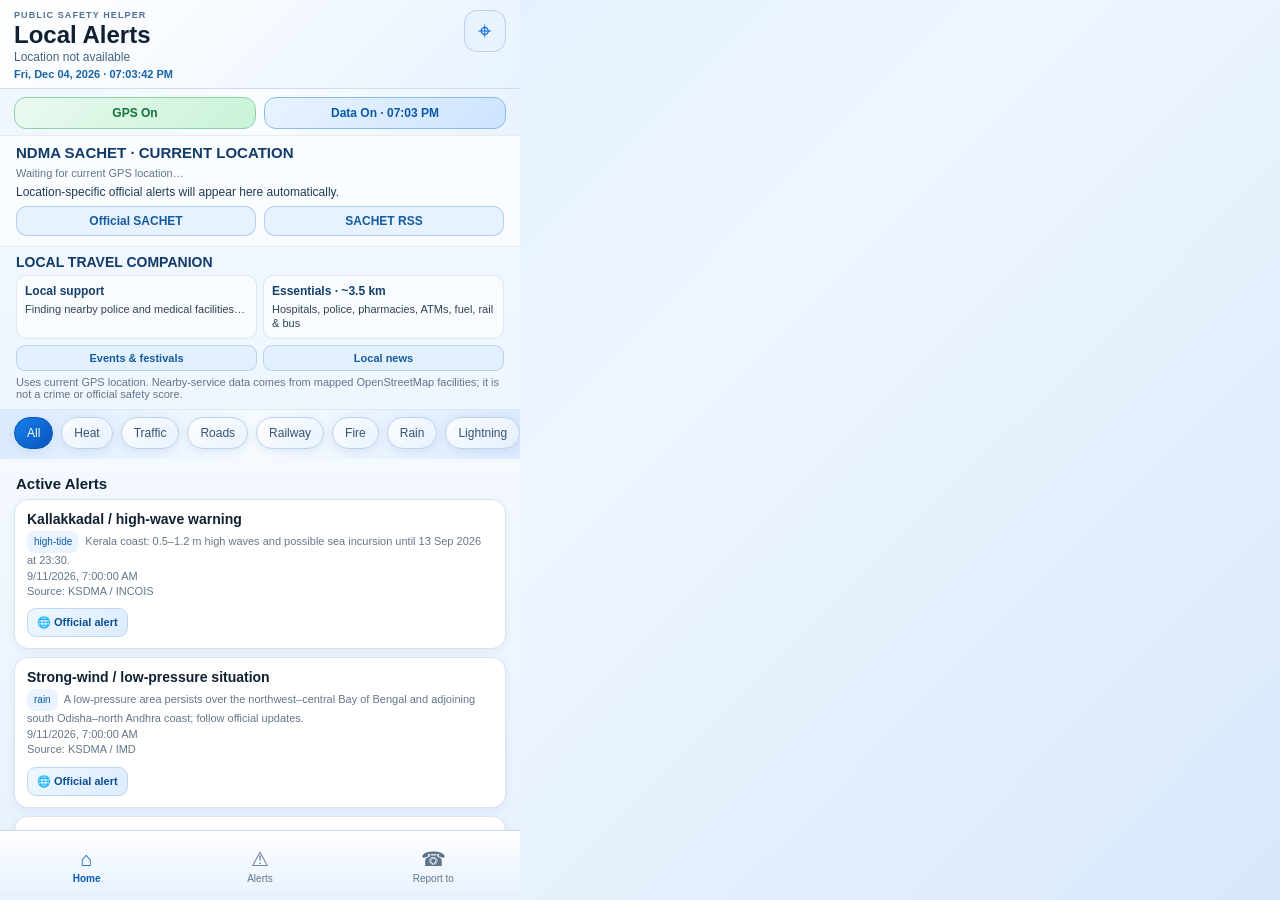
<file: index.html>
<!doctype html>
<html lang="en">
<head>
<meta charset="utf-8">
<meta name="viewport" content="width=device-width,initial-scale=1,viewport-fit=cover">
<meta name="theme-color" content="#0b63ce">
<meta name="description" content="Independent public-help resource for local alerts and reporting contacts.">
<meta property="og:title" content="Local Alerts">
<meta property="og:description" content="Independent public-help resource for local alerts and reporting contacts.">
<meta property="og:image" content="share.png">
<link rel="manifest" href="manifest.json"><link rel="icon" href="icon-192.png"><link rel="apple-touch-icon" href="icon-192.png"><link rel="stylesheet" href="style.css"><title>Local Alerts</title>
<style>
.sachet-top{padding:8px 16px 10px;background:rgba(255,255,255,.42);border-top:1px solid rgba(120,160,205,.18);border-bottom:1px solid rgba(120,160,205,.18)}
.sachet-top-head{font-weight:800;color:#123b69;font-size:15px;margin-bottom:6px}.sachet-top-actions{display:flex;gap:8px;overflow:hidden;margin-top:7px}.sachet-top-actions a{flex:1;min-width:0;text-align:center;text-decoration:none;padding:7px 6px;border-radius:11px;background:rgba(225,239,255,.78);border:1px solid rgba(80,145,210,.35);color:#145b9e;font-weight:700;font-size:12px;white-space:nowrap}.sachet-top-status{font-size:11px;color:#64748b;margin-top:5px}.sachet-top-alerts{font-size:12px;color:#243b53;max-height:88px;overflow:auto;margin-top:6px}.sachet-top-alerts ul{margin:4px 0 0;padding-left:18px}.sachet-top-alerts li{margin:4px 0}.sachet-top-alerts a{color:#145b9e;font-weight:700}
.travel-top{padding:7px 16px 9px;background:rgba(236,245,255,.52);border-bottom:1px solid rgba(120,160,205,.18)}.travel-top-head{font-weight:800;color:#123b69;font-size:14px;margin-bottom:5px}.travel-top-grid{display:grid;grid-template-columns:1fr 1fr;gap:6px}.travel-top-item{min-width:0;padding:7px 8px;border-radius:10px;background:rgba(255,255,255,.58);border:1px solid rgba(120,160,205,.22);font-size:11px;line-height:1.35;color:#334155}.travel-top-item strong{display:block;color:#163f6b;font-size:12px;margin-bottom:2px}.travel-top-links{display:flex;gap:6px;margin-top:6px}.travel-top-links a{flex:1;text-align:center;text-decoration:none;padding:6px;border-radius:9px;background:rgba(225,239,255,.82);border:1px solid rgba(80,145,210,.3);color:#145b9e;font-weight:700;font-size:11px}
</style></head><body><main class="app">
<header id="homeHeader" class="topbar"><div class="title-wrap"><div class="eyebrow">PUBLIC SAFETY HELPER</div><h1>Local Alerts</h1><p id="location">Location not available</p><p id="datetime" class="datetime">--</p></div><button id="locBtn" class="location-btn" aria-label="Get GPS location">⌖</button></header>
<section id="statusButtons" class="status-buttons"><button id="gpsStatus" class="status gps-off">GPS Off</button><button id="dataStatus" class="status data-off">Data Off</button></section>
<section id="sachetTop" class="sachet-top"><div class="sachet-top-head">NDMA SACHET · CURRENT LOCATION</div><div id="sachetTopStatus" class="sachet-top-status">Waiting for current GPS location…</div><div id="sachetTopAlerts" class="sachet-top-alerts">Location-specific official alerts will appear here automatically.</div><div class="sachet-top-actions"><a target="_blank" rel="noopener noreferrer" href="https://sachet.ndma.gov.in/">Official SACHET</a><a target="_blank" rel="noopener noreferrer" href="https://sachet.ndma.gov.in/CapFeed">SACHET RSS</a></div></section>
<section id="travelTop" class="travel-top"><div class="travel-top-head">LOCAL TRAVEL COMPANION</div><div class="travel-top-grid"><div id="supportTop" class="travel-top-item"><strong>Local support</strong>Finding nearby police and medical facilities…</div><div id="essentialsTop" class="travel-top-item"><strong>Essentials · ~3.5 km</strong>Hospitals, police, pharmacies, ATMs, fuel, rail &amp; bus</div></div><div id="eventsTop" class="travel-top-links"><a target="_blank" rel="noopener noreferrer" href="https://www.google.com/search?q=Kerala+events+festivals+today">Events &amp; festivals</a><a target="_blank" rel="noopener noreferrer" href="https://www.google.com/search?q=Kerala+local+news+today">Local news</a></div><div id="travelTopStatus" class="sachet-top-status">Uses current GPS location. Nearby-service data comes from mapped OpenStreetMap facilities; it is not a crime or official safety score.</div></section>
<section id="categoryStrip" class="category-strip"></section><section id="content" class="content-scroll"></section>
<nav class="bottom-nav"><button class="nav active" data-page="home">⌂<span>Home</span></button><button class="nav" data-page="alerts">⚠<span>Alerts</span></button><button class="nav" data-page="report">☎<span>Report to</span></button></nav></main>
<script src="data.js"></script><script src="public-contacts.js"></script><script src="app.js"></script><script src="sachet.js"></script><script src="gps-fix.js"></script><script src="top-companion.js"></script>
</body></html>
</file>
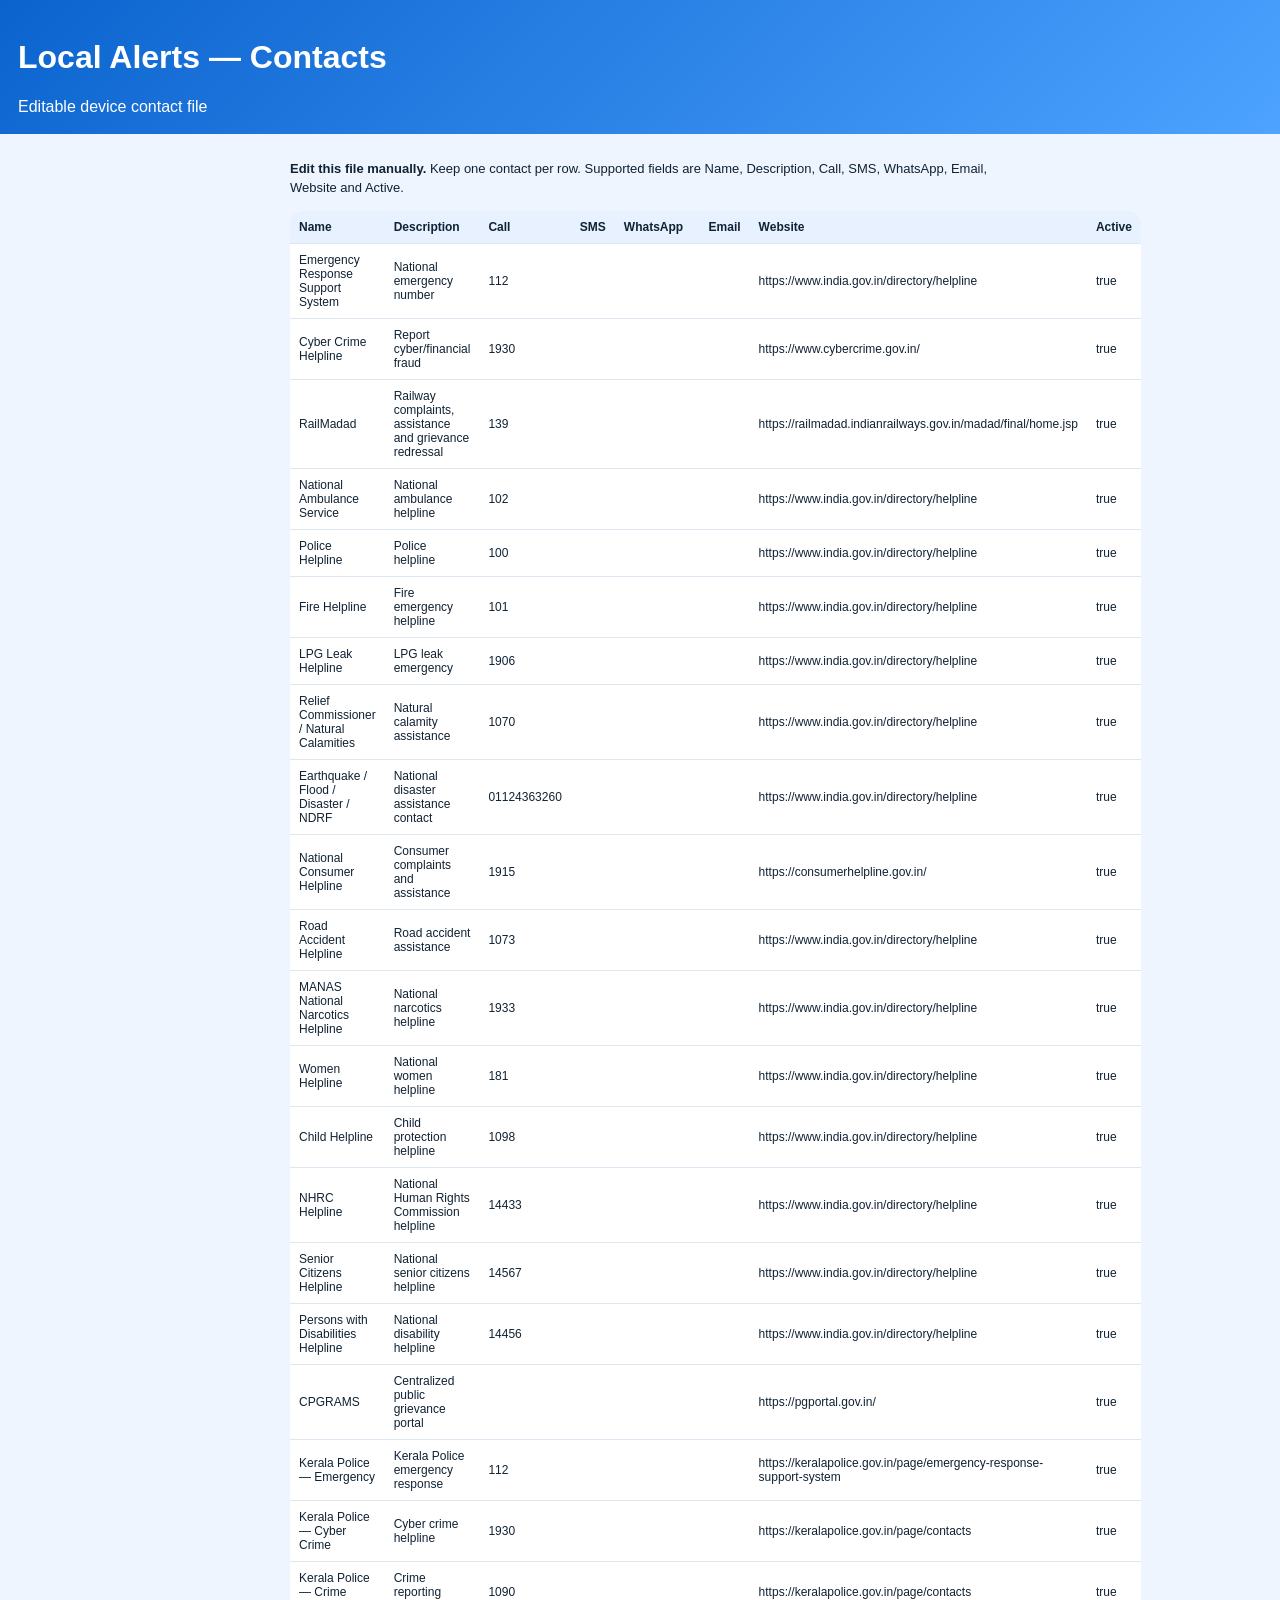
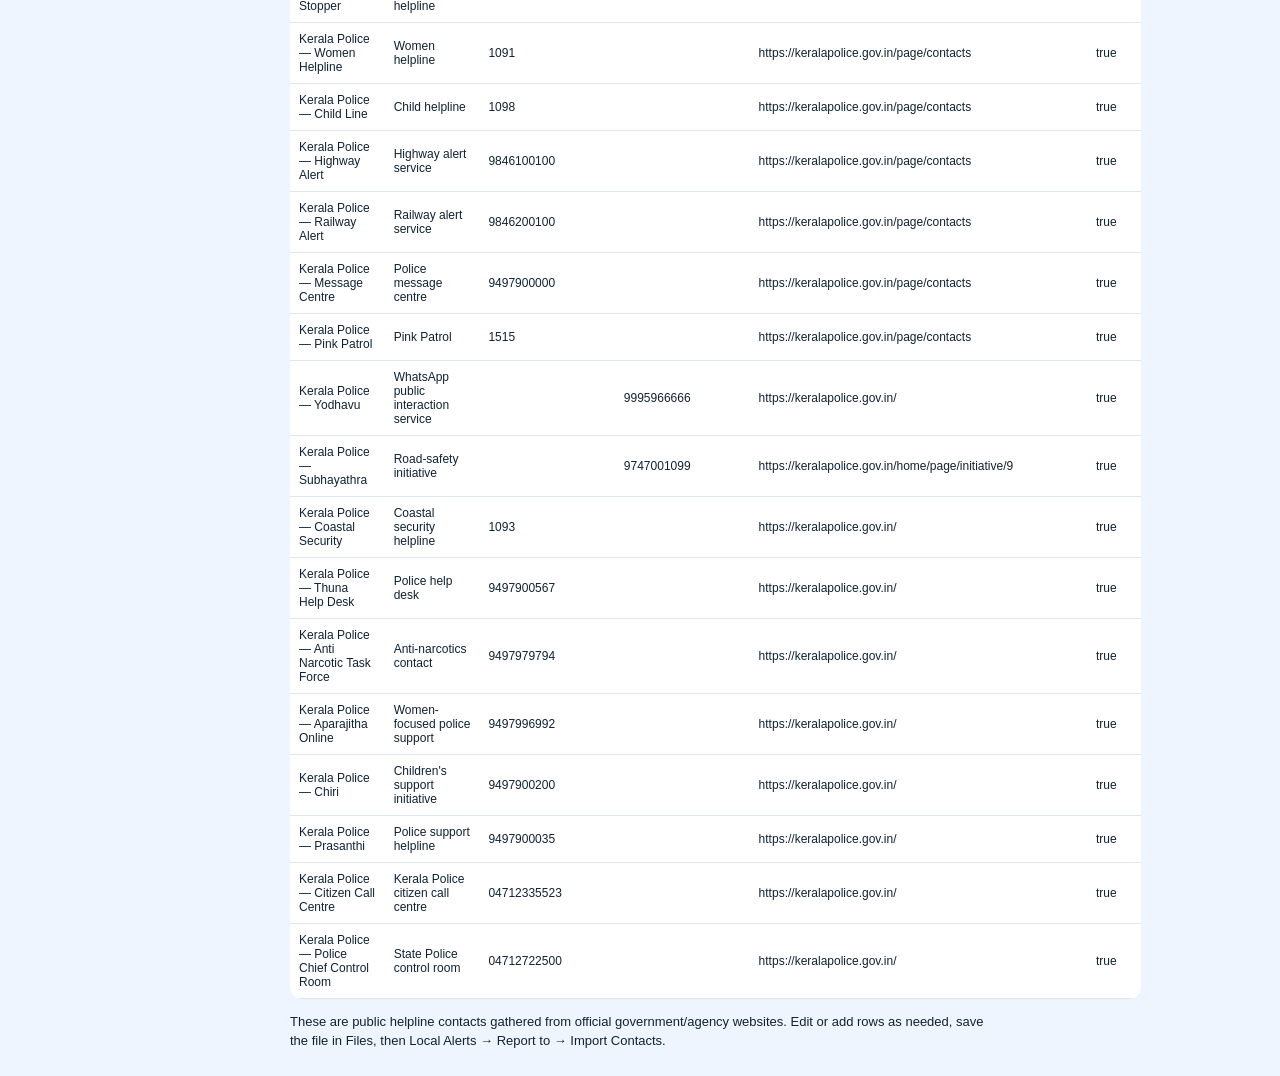
<file: contacts.html>
<!doctype html>
<html lang="en"><head><meta charset="utf-8"><meta name="viewport" content="width=device-width,initial-scale=1">
<title>Local Alerts — Device Contacts</title>
<style>
body{font-family:-apple-system,BlinkMacSystemFont,"Segoe UI",sans-serif;margin:0;background:#eef5ff;color:#123}
header{padding:18px;background:linear-gradient(135deg,#0b63ce,#4da3ff);color:white}
main{padding:12px;max-width:700px;margin:auto}.hint{font-size:13px;line-height:1.5}
table{width:100%;border-collapse:collapse;background:white;border-radius:12px;overflow:hidden}
th,td{padding:9px;border-bottom:1px solid #dde7f2;text-align:left;font-size:12px}th{background:#e7f1ff}
</style></head><body>
<header><h1>Local Alerts — Contacts</h1><div>Editable device contact file</div></header>
<main>
<p class="hint"><b>Edit this file manually.</b> Keep one contact per row. Supported fields are Name, Description, Call, SMS, WhatsApp, Email, Website and Active.</p>
<table>
<thead><tr><th>Name</th><th>Description</th><th>Call</th><th>SMS</th><th>WhatsApp</th><th>Email</th><th>Website</th><th>Active</th></tr></thead>
<tbody>
<tr><td>Emergency Response Support System</td><td>National emergency number</td><td>112</td><td></td><td></td><td></td><td>https://www.india.gov.in/directory/helpline</td><td>true</td></tr>
<tr><td>Cyber Crime Helpline</td><td>Report cyber/financial fraud</td><td>1930</td><td></td><td></td><td></td><td>https://www.cybercrime.gov.in/</td><td>true</td></tr>
<tr><td>RailMadad</td><td>Railway complaints, assistance and grievance redressal</td><td>139</td><td></td><td></td><td></td><td>https://railmadad.indianrailways.gov.in/madad/final/home.jsp</td><td>true</td></tr>
<tr><td>National Ambulance Service</td><td>National ambulance helpline</td><td>102</td><td></td><td></td><td></td><td>https://www.india.gov.in/directory/helpline</td><td>true</td></tr>
<tr><td>Police Helpline</td><td>Police helpline</td><td>100</td><td></td><td></td><td></td><td>https://www.india.gov.in/directory/helpline</td><td>true</td></tr>
<tr><td>Fire Helpline</td><td>Fire emergency helpline</td><td>101</td><td></td><td></td><td></td><td>https://www.india.gov.in/directory/helpline</td><td>true</td></tr>
<tr><td>LPG Leak Helpline</td><td>LPG leak emergency</td><td>1906</td><td></td><td></td><td></td><td>https://www.india.gov.in/directory/helpline</td><td>true</td></tr>
<tr><td>Relief Commissioner / Natural Calamities</td><td>Natural calamity assistance</td><td>1070</td><td></td><td></td><td></td><td>https://www.india.gov.in/directory/helpline</td><td>true</td></tr>
<tr><td>Earthquake / Flood / Disaster / NDRF</td><td>National disaster assistance contact</td><td>01124363260</td><td></td><td></td><td></td><td>https://www.india.gov.in/directory/helpline</td><td>true</td></tr>
<tr><td>National Consumer Helpline</td><td>Consumer complaints and assistance</td><td>1915</td><td></td><td></td><td></td><td>https://consumerhelpline.gov.in/</td><td>true</td></tr>
<tr><td>Road Accident Helpline</td><td>Road accident assistance</td><td>1073</td><td></td><td></td><td></td><td>https://www.india.gov.in/directory/helpline</td><td>true</td></tr>
<tr><td>MANAS National Narcotics Helpline</td><td>National narcotics helpline</td><td>1933</td><td></td><td></td><td></td><td>https://www.india.gov.in/directory/helpline</td><td>true</td></tr>
<tr><td>Women Helpline</td><td>National women helpline</td><td>181</td><td></td><td></td><td></td><td>https://www.india.gov.in/directory/helpline</td><td>true</td></tr>
<tr><td>Child Helpline</td><td>Child protection helpline</td><td>1098</td><td></td><td></td><td></td><td>https://www.india.gov.in/directory/helpline</td><td>true</td></tr>
<tr><td>NHRC Helpline</td><td>National Human Rights Commission helpline</td><td>14433</td><td></td><td></td><td></td><td>https://www.india.gov.in/directory/helpline</td><td>true</td></tr>
<tr><td>Senior Citizens Helpline</td><td>National senior citizens helpline</td><td>14567</td><td></td><td></td><td></td><td>https://www.india.gov.in/directory/helpline</td><td>true</td></tr>
<tr><td>Persons with Disabilities Helpline</td><td>National disability helpline</td><td>14456</td><td></td><td></td><td></td><td>https://www.india.gov.in/directory/helpline</td><td>true</td></tr>
<tr><td>CPGRAMS</td><td>Centralized public grievance portal</td><td></td><td></td><td></td><td></td><td>https://pgportal.gov.in/</td><td>true</td></tr>
<tr><td>Kerala Police — Emergency</td><td>Kerala Police emergency response</td><td>112</td><td></td><td></td><td></td><td>https://keralapolice.gov.in/page/emergency-response-support-system</td><td>true</td></tr>
<tr><td>Kerala Police — Cyber Crime</td><td>Cyber crime helpline</td><td>1930</td><td></td><td></td><td></td><td>https://keralapolice.gov.in/page/contacts</td><td>true</td></tr>
<tr><td>Kerala Police — Crime Stopper</td><td>Crime reporting helpline</td><td>1090</td><td></td><td></td><td></td><td>https://keralapolice.gov.in/page/contacts</td><td>true</td></tr>
<tr><td>Kerala Police — Women Helpline</td><td>Women helpline</td><td>1091</td><td></td><td></td><td></td><td>https://keralapolice.gov.in/page/contacts</td><td>true</td></tr>
<tr><td>Kerala Police — Child Line</td><td>Child helpline</td><td>1098</td><td></td><td></td><td></td><td>https://keralapolice.gov.in/page/contacts</td><td>true</td></tr>
<tr><td>Kerala Police — Highway Alert</td><td>Highway alert service</td><td>9846100100</td><td></td><td></td><td></td><td>https://keralapolice.gov.in/page/contacts</td><td>true</td></tr>
<tr><td>Kerala Police — Railway Alert</td><td>Railway alert service</td><td>9846200100</td><td></td><td></td><td></td><td>https://keralapolice.gov.in/page/contacts</td><td>true</td></tr>
<tr><td>Kerala Police — Message Centre</td><td>Police message centre</td><td>9497900000</td><td></td><td></td><td></td><td>https://keralapolice.gov.in/page/contacts</td><td>true</td></tr>
<tr><td>Kerala Police — Pink Patrol</td><td>Pink Patrol</td><td>1515</td><td></td><td></td><td></td><td>https://keralapolice.gov.in/page/contacts</td><td>true</td></tr>
<tr><td>Kerala Police — Yodhavu</td><td>WhatsApp public interaction service</td><td></td><td></td><td>9995966666</td><td></td><td>https://keralapolice.gov.in/</td><td>true</td></tr>
<tr><td>Kerala Police — Subhayathra</td><td>Road-safety initiative</td><td></td><td></td><td>9747001099</td><td></td><td>https://keralapolice.gov.in/home/page/initiative/9</td><td>true</td></tr>
<tr><td>Kerala Police — Coastal Security</td><td>Coastal security helpline</td><td>1093</td><td></td><td></td><td></td><td>https://keralapolice.gov.in/</td><td>true</td></tr>
<tr><td>Kerala Police — Thuna Help Desk</td><td>Police help desk</td><td>9497900567</td><td></td><td></td><td></td><td>https://keralapolice.gov.in/</td><td>true</td></tr>
<tr><td>Kerala Police — Anti Narcotic Task Force</td><td>Anti-narcotics contact</td><td>9497979794</td><td></td><td></td><td></td><td>https://keralapolice.gov.in/</td><td>true</td></tr>
<tr><td>Kerala Police — Aparajitha Online</td><td>Women-focused police support</td><td>9497996992</td><td></td><td></td><td></td><td>https://keralapolice.gov.in/</td><td>true</td></tr>
<tr><td>Kerala Police — Chiri</td><td>Children's support initiative</td><td>9497900200</td><td></td><td></td><td></td><td>https://keralapolice.gov.in/</td><td>true</td></tr>
<tr><td>Kerala Police — Prasanthi</td><td>Police support helpline</td><td>9497900035</td><td></td><td></td><td></td><td>https://keralapolice.gov.in/</td><td>true</td></tr>
<tr><td>Kerala Police — Citizen Call Centre</td><td>Kerala Police citizen call centre</td><td>04712335523</td><td></td><td></td><td></td><td>https://keralapolice.gov.in/</td><td>true</td></tr>
<tr><td>Kerala Police — Police Chief Control Room</td><td>State Police control room</td><td>04712722500</td><td></td><td></td><td></td><td>https://keralapolice.gov.in/</td><td>true</td></tr>
</tbody></table>
<p class="hint">These are public helpline contacts gathered from official government/agency websites. Edit or add rows as needed, save the file in Files, then Local Alerts → Report to → Import Contacts.</p>
</main></body></html>
</file>
<file: style.css>
*{box-sizing:border-box}
html,body{margin:0;width:100%;height:100%;overflow:hidden;font-family:-apple-system,BlinkMacSystemFont,"Segoe UI",Roboto,Arial,sans-serif;color:#102033}
body{background:linear-gradient(135deg,#dcecff 0%,#eef6ff 48%,#d8e8fa 100%)}
button{font:inherit;cursor:pointer}
.app{width:100%;max-width:520px;height:100dvh;min-height:100dvh;background:linear-gradient(180deg,#f8fbff 0%,#edf5ff 100%);display:flex;flex-direction:column;overflow:hidden}
.topbar{flex:none;position:relative;padding:calc(10px + env(safe-area-inset-top)) 14px 8px;background:linear-gradient(135deg,#ffffff,#e8f3ff);border-bottom:1px solid #cddded}
.title-wrap{width:100%}.eyebrow{font-size:9px;letter-spacing:1.1px;font-weight:800;color:#54708f}
h1{margin:2px 0;font-size:24px;line-height:1.05}#location{margin:0;font-size:12px;line-height:1.35;color:#49647d}.datetime{margin:3px 0 0!important;font-size:11px;color:#1764a7;font-weight:800}
.location-btn{position:absolute;right:14px;top:calc(10px + env(safe-area-inset-top));width:42px;height:42px;border:1px solid #b9d0e8;border-radius:13px;background:#e9f3ff;color:#0866d8;font-size:24px}
.status-buttons{flex:none;display:grid;grid-template-columns:1fr 1fr;gap:8px;padding:8px 14px 6px;background:linear-gradient(90deg,#eef6ff,#f9fcff,#e9f3ff)}
.status{border:1px solid;border-radius:12px;padding:8px;font-size:12px;font-weight:800}
.gps-weak{background:linear-gradient(135deg,#fff8e8,#ffe8b3);border-color:#e5c36a;color:#8a5a00}.gps-off{background:linear-gradient(135deg,#fff3f3,#ffe1e1);border-color:#efb1b1;color:#b42318}.data-weak{background:linear-gradient(135deg,#fff8e8,#ffe8b3);border-color:#e5c36a;color:#8a5a00}.data-off{background:linear-gradient(135deg,#fff8e8,#ffe8b3);border-color:#e5c36a;color:#8a5a00}
.gps-on{background:linear-gradient(135deg,#eafaf0,#c9f2d8);border-color:#8fd0a7;color:#14723a}.data-on{background:linear-gradient(135deg,#e9f3ff,#cde4ff);border-color:#8bbbe9;color:#075aa9}
.category-strip{flex:none;display:flex;gap:8px;overflow-x:auto;padding:7px 14px 10px;background:linear-gradient(90deg,#dbeaff,#f6fbff,#dbeaff);scrollbar-width:none}
.category-strip::-webkit-scrollbar{display:none}
.cat{flex:none;white-space:nowrap;border:1px solid #bfd2e6;border-radius:999px;padding:8px 12px;font-size:12px;color:#38536f;background:linear-gradient(135deg,#ffffffcc,#e6f1ffcc);backdrop-filter:blur(12px);-webkit-backdrop-filter:blur(12px);box-shadow:0 2px 8px #4777a522}
.cat.active{color:#fff;background:linear-gradient(135deg,#1680ee,#0753b9);border-color:#0753b9}
.content-scroll{flex:1;min-height:0;overflow-y:auto;overscroll-behavior:contain;padding:3px 14px calc(78px + env(safe-area-inset-bottom));background:linear-gradient(180deg,#f5faffb8,#e7f1ffcc)}
.content-scroll h2{font-size:15px;margin:13px 2px 7px}.muted-heading{color:#8b9aab}.stack{display:grid;gap:8px}
.card{background:#fff;border:1px solid #d9e3ee;border-radius:14px;padding:11px 12px;box-shadow:0 2px 8px #36536d14}.card.inactive{background:#e4e8ec;border-color:#cfd5da;color:#74808c;opacity:.72;box-shadow:none}
.card-title{font-weight:750;font-size:14px}.meta{font-size:11px;color:#64778a;margin-top:4px;line-height:1.4}.badge{display:inline-block;font-size:10px;padding:4px 7px;border-radius:8px;background:#eaf3ff;color:#075aa9;margin-right:6px}
.actions{display:flex;gap:7px;margin-top:9px;flex-wrap:wrap}.action{display:inline-flex;align-items:center;justify-content:center;text-decoration:none;color:#0b4f93;background:linear-gradient(135deg,#eef7ff,#dcecff);border:1px solid #bfd8ef;border-radius:9px;padding:7px 9px;font-size:11px;font-weight:700}
.page-bar{display:flex;align-items:center;gap:8px;margin:2px 0 10px}.back{width:38px;height:36px;border:1px solid #bdd1e6;border-radius:11px;background:linear-gradient(135deg,#fff,#e8f3ff);color:#075dbb;font-size:26px;line-height:20px}.page-title{font-size:18px;font-weight:800}.import-btn{margin-left:auto}
.empty{padding:18px;text-align:center;color:#7f91a3;background:#ffffffb8;border-radius:14px;border:1px dashed #b9c9d9}
.bottom-nav{flex:none;height:70px;padding-bottom:env(safe-area-inset-bottom);background:linear-gradient(180deg,#fff,#e6f1ff);border-top:1px solid #c9d9e9;display:grid;grid-template-columns:repeat(3,1fr)}
.nav{border:0;background:transparent;color:#60758b;font-size:20px;display:flex;flex-direction:column;align-items:center;justify-content:center;gap:2px}.nav span{font-size:10px}.nav.active{color:#075dbb;font-weight:800}

.official-sources{margin:0 0 10px;overflow-x:auto;flex-wrap:nowrap;padding-bottom:3px}.official-sources .action{flex:none}.content-scroll{scrollbar-width:auto}
</file>
